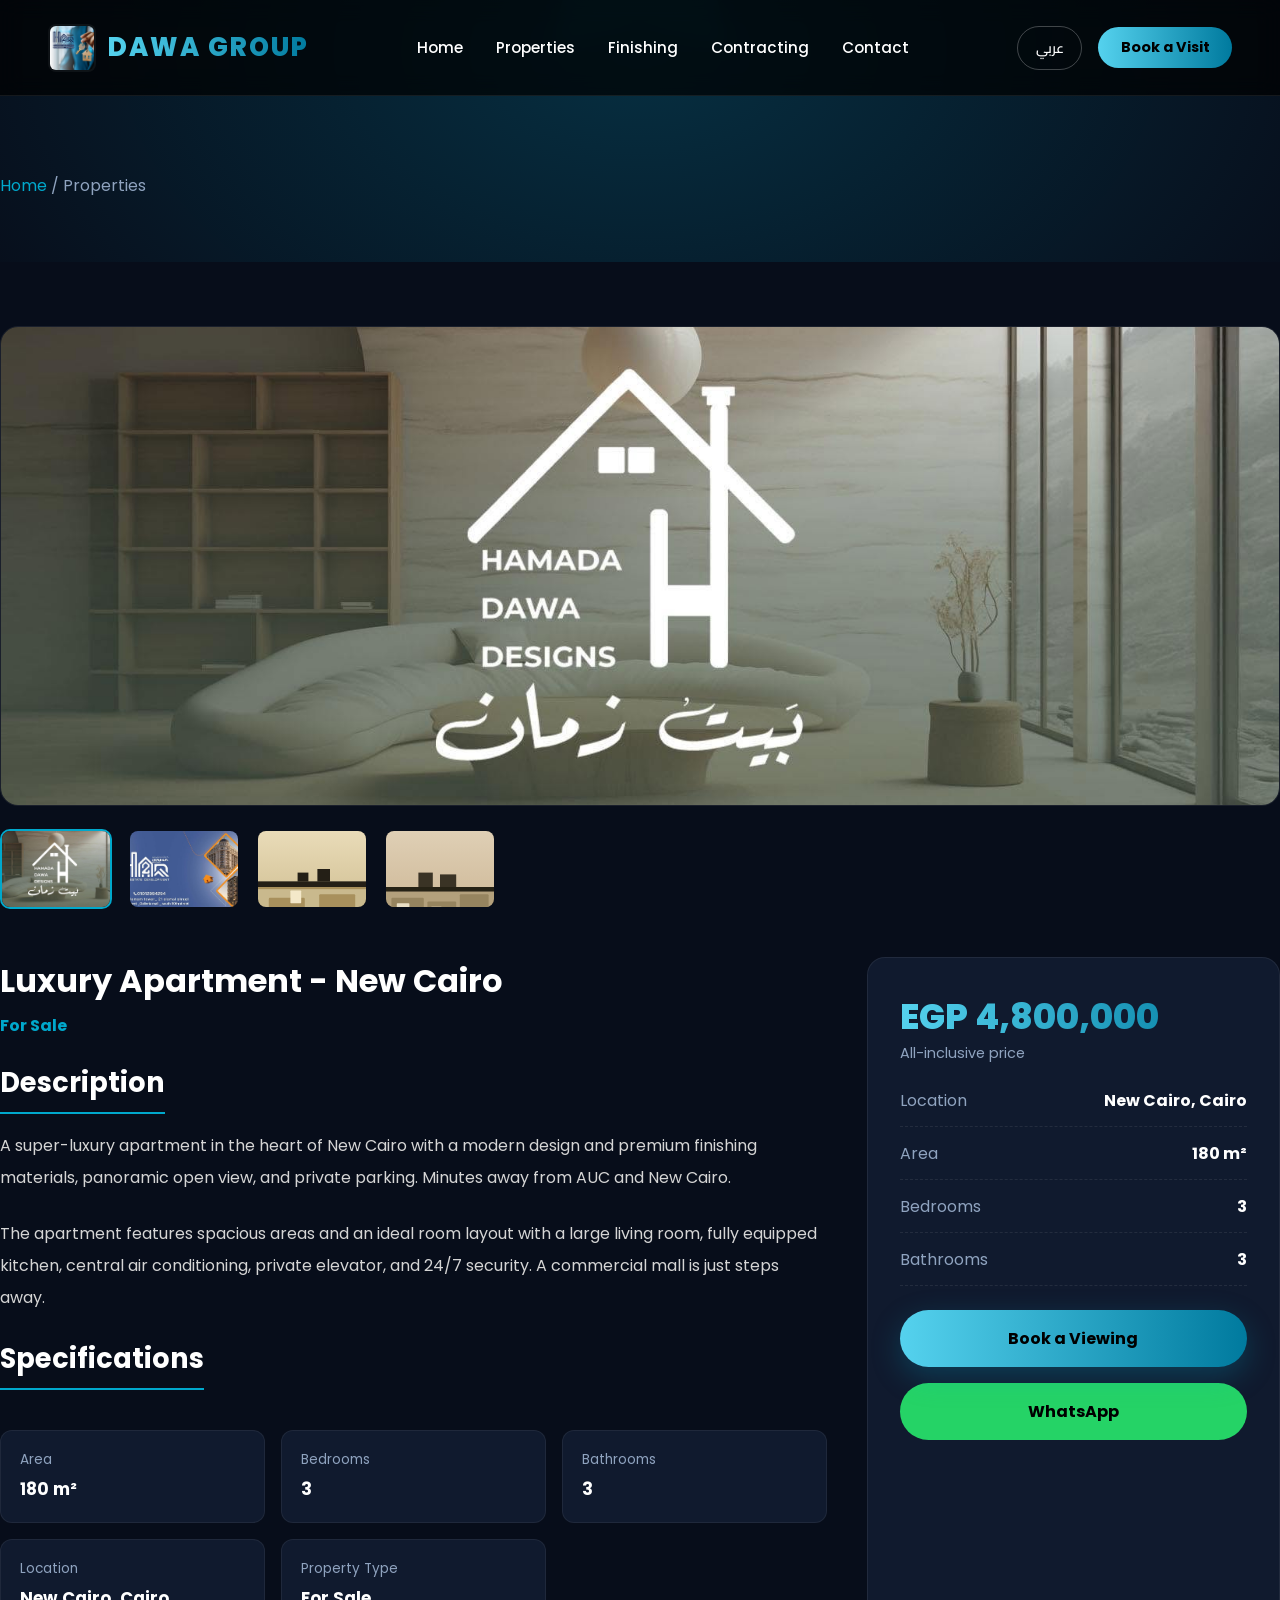
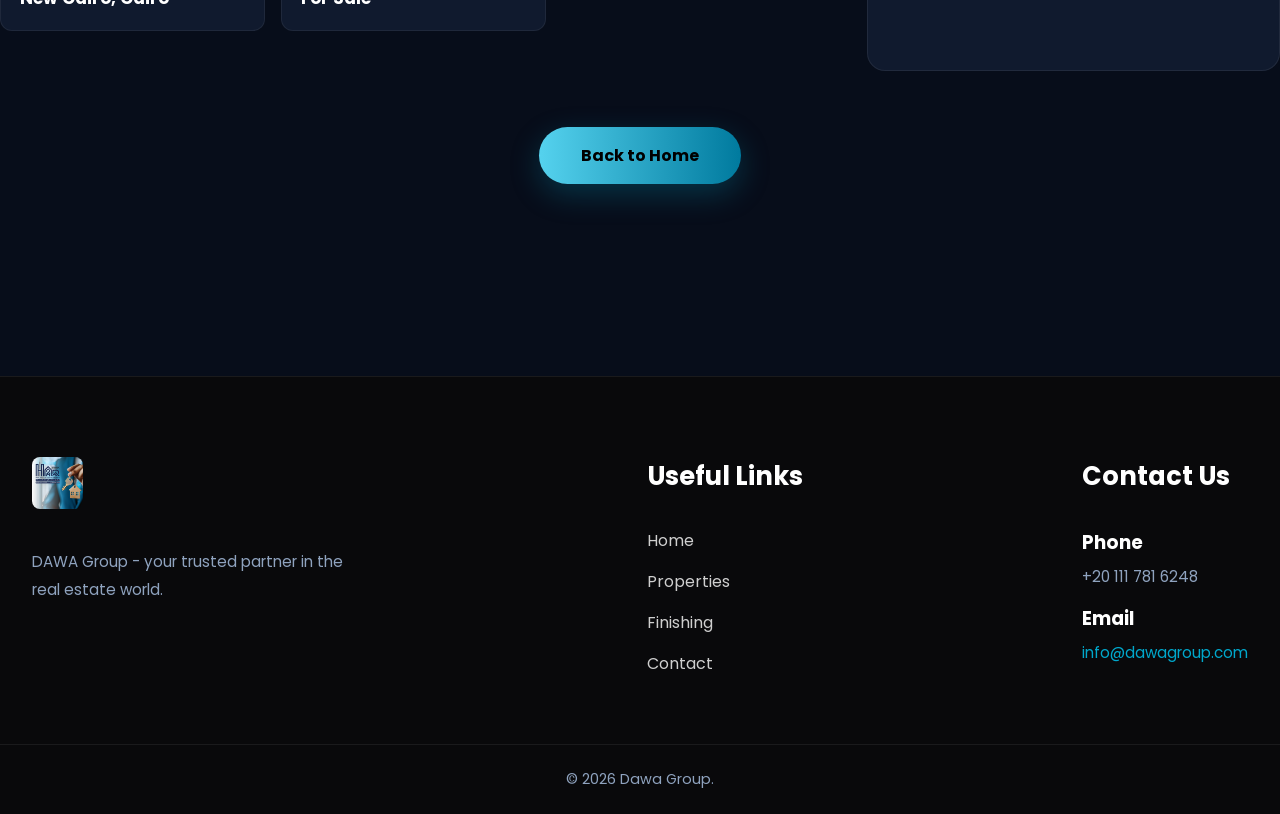
<file: property.html>
﻿<!DOCTYPE html>
<html lang="en" dir="ltr">
<head>
  <meta charset="UTF-8">
  <meta name="viewport" content="width=device-width, initial-scale=1.0">
  <title>Dawa Group | Property Details</title>
  <link rel="icon" type="image/svg+xml" href="assets/logo.svg">
  <link rel="stylesheet" href="css/style.css">
</head>
<body id="top">

  <nav id="mainNav">
    <div class="gx-logo">
      <img src="assets/who-are-we.png" alt="Dawa Group logo">
      <span class="logo-text">DAWA GROUP</span>
    </div>
    <div class="navbar-list" id="navList">
      <a href="index.html" data-ar="الرئيسية" data-en="Home">Home</a>
      <a href="index.html#properties" data-ar="عقارات" data-en="Properties">Properties</a>
      <a href="index.html#finishing" data-ar="تشطيبات" data-en="Finishing">Finishing</a>
      <a href="index.html#contracting" data-ar="مقاولات" data-en="Contracting">Contracting</a>
      <a href="index.html#contact" data-ar="تواصل" data-en="Contact">Contact</a>
    </div>
    <div class="nav-actions">
      <button class="lang-toggle" id="langToggle" onclick="toggleLang()">عربي</button>
      <a class="cta-nav" href="index.html#contact" data-ar="تواصل معنا" data-en="Book a Visit">Book a Visit</a>
    </div>
    <div class="burger-icon" id="burger">
      <div class="bar"></div>
      <div class="bar"></div>
      <div class="bar"></div>
    </div>
  </nav>

  <div class="page-hero">
    <div class="crumb"><a href="index.html" data-ar="الرئيسية" data-en="Home">Home</a> <span data-ar=" / عقارات" data-en=" / Properties"> / Properties</span></div>
  </div>

  <div class="container details-main" id="details"></div>

  <footer>
    <div class="container footer-content">
      <div class="gamax">
        <img src="assets/who-are-we.png" alt="Dawa Group">
        <p data-ar="ضوه جروب - شريكك الأمين في العالم العقاري." data-en="DAWA Group - your trusted partner in the real estate world.">DAWA Group - your trusted partner in the real estate world.</p>
      </div>
      <div class="usefull-links">
        <h2 data-ar="روابط مفيدة" data-en="Useful Links">Useful Links</h2>
        <div class="links">
          <a href="index.html" data-ar="الرئيسية" data-en="Home">Home</a>
          <a href="index.html#properties" data-ar="عقارات" data-en="Properties">Properties</a>
          <a href="index.html#finishing" data-ar="تشطيبات" data-en="Finishing">Finishing</a>
          <a href="index.html#contact" data-ar="تواصل" data-en="Contact">Contact</a>
        </div>
      </div>
      <div class="contact-us-footer">
        <h2 data-ar="تواصل معنا" data-en="Contact Us">Contact Us</h2>
        <div class="contact-info">
          <h3 data-ar="الهاتف" data-en="Phone">Phone</h3>
          <div>+20 111 781 6248</div>
          <h3 data-ar="الإيميل" data-en="Email">Email</h3>
          <div><a href="mailto:info@dawagroup.com" style="color:var(--gold)">info@dawagroup.com</a></div>
        </div>
      </div>
    </div>
    <div class="copyright">© <span id="year">2026</span> Dawa Group.</div>
  </footer>

  <div class="top-botton" id="topbtn">
    <span class="arrow-slide"></span>
    <span class="left-arm"></span>
    <span class="right-arm"></span>
  </div>

  <script src="js/data.js"></script>
  <script src="js/property.js"></script>
</body>
</html>
</file>
<file: css/style.css>
@import url('https://fonts.googleapis.com/css2?family=Poppins:wght@300;400;500;600;700;800&family=Cairo:wght@300;400;600;700;800&display=swap');

:root {
  --bg: #070D1A;
  --panel: #101A2E;
  --panel-2: #182642;
  --gold: #00A8CC;
  --gold-light: #55D2EE;
  --gold-deep: #007A9E;
  --text: #ffffff;
  --muted: #8FA3BF;
  --teal: #2EC4B6;
  --purple: #9B5DE5;
  --blue: #4CC9F0;
  --red: #F85B08;
}

* {
  -webkit-box-sizing: border-box;
  -moz-box-sizing: border-box;
  box-sizing: border-box;
  padding: 0;
  margin: 0;
  font-family: 'Poppins', 'Cairo', sans-serif;
  scroll-behavior: smooth;
}

[dir="rtl"] * {
  font-family: 'Cairo', 'Poppins', sans-serif;
}

body {
  background-color: var(--bg);
  display: flex;
  flex-direction: column;
  background-image: url("../assets/bg-dots.svg");
  background-repeat: no-repeat;
  background-position: bottom;
  color: var(--text);
  overflow-x: hidden;
}

.container {
  max-width: 80rem;
  margin: auto;
  padding: 0 2rem;
}

a {
  text-decoration: none;
}

button {
  cursor: pointer;
}

/* ===== SCROLL REVEAL ===== */
.hidden {
  opacity: 0;
  filter: blur(5px);
  transform: translateX(-100%);
  transition: all 1s;
}

.show {
  opacity: 1;
  filter: blur(0);
  transform: translateX(0);
}

[dir="rtl"] .hidden {
  transform: translateX(100%);
}

[dir="rtl"] .show {
  transform: translateX(0);
}

.hidden-right {
  opacity: 0;
  filter: blur(5px);
  transform: translateX(100%);
  transition: all 1s;
}

[dir="rtl"] .hidden-right {
  transform: translateX(-100%);
}

.hidden-right.show {
  opacity: 1;
  filter: blur(0);
  transform: translateX(0);
}

.hidden-zoom {
  opacity: 0;
  transform: scale(0.9);
  transition: all 0.9s;
}

.hidden-zoom.show {
  opacity: 1;
  transform: scale(1);
}

/* ===== NAVBAR ===== */
nav {
  background-color: #000000b3;
  backdrop-filter: blur(10px);
  -webkit-backdrop-filter: blur(10px);
  position: fixed;
  display: flex;
  height: 6rem;
  justify-content: space-between;
  align-items: center;
  padding: 0 3rem;
  z-index: 99999;
  width: 100%;
  border-bottom: 1px solid #ffffff14;
  transition: height 0.3s ease, background-color 0.3s ease;
}

nav.scrolled {
  height: 4.5rem;
  background-color: #000000f0;
}

.gx-logo {
  display: flex;
  align-items: center;
  gap: 0.75rem;
}

.gx-logo img {
  height: 3rem;
  width: auto;
  max-width: 3.4rem;
  object-fit: contain;
  border-radius: 8px;
  background: #ffffff0d;
  padding: 2px;
}

.gx-logo .logo-text {
  font-size: 1.6rem;
  font-weight: 800;
  letter-spacing: 2px;
  color: var(--gold);
  background: linear-gradient(90deg, var(--gold-light), var(--gold-deep));
  -webkit-background-clip: text;
  background-clip: text;
  -webkit-text-fill-color: transparent;
}

.navbar-list {
  display: flex;
  align-items: center;
  gap: 0.25rem;
}

.navbar-list a {
  color: white;
  text-decoration: none;
  padding: 0.6rem 0.9rem;
  font-weight: 500;
  font-size: 0.95rem;
  position: relative;
  transition: color 0.3s ease;
}

.navbar-list a::after {
  content: "";
  position: absolute;
  bottom: 0;
  left: 50%;
  transform: translateX(-50%);
  width: 0;
  height: 2px;
  background: var(--gold);
  transition: width 0.35s ease;
}

.navbar-list a:hover {
  color: var(--gold-light);
}

.navbar-list a:hover::after {
  width: 70%;
}

.nav-actions {
  display: flex;
  align-items: center;
  gap: 1rem;
}

.lang-toggle {
  background: transparent;
  border: 1px solid #ffffff40;
  color: white;
  font-weight: 600;
  padding: 0.5rem 1.1rem;
  border-radius: 2rem;
  font-size: 0.85rem;
  transition: all 0.3s ease;
}

.lang-toggle:hover {
  border-color: var(--gold);
  color: var(--gold-light);
}

.cta-nav {
  background: linear-gradient(90deg, var(--gold-light), var(--gold-deep));
  color: #000;
  font-weight: 700;
  padding: 0.6rem 1.4rem;
  border-radius: 2rem;
  font-size: 0.9rem;
  transition: transform 0.3s ease, box-shadow 0.3s ease;
}

.cta-nav:hover {
  transform: translateY(-2px);
  box-shadow: 0 8px 25px rgba(0, 168, 204, 0.35);
}

/* burger */
.burger-icon {
  display: none;
  cursor: pointer;
  z-index: 9999;
  position: relative;
}

.burger-icon .bar {
  width: 25px;
  height: 3px;
  background-color: white;
  margin: 4px 0;
  border-radius: 3px;
  transition: 0.4s;
}

.burger-icon.open .bar:nth-child(1) {
  transform: translateY(7px) rotate(45deg);
}

.burger-icon.open .bar:nth-child(2) {
  opacity: 0;
}

.burger-icon.open .bar:nth-child(3) {
  transform: translateY(-7px) rotate(-45deg);
}

/* ===== HERO ===== */
.hero {
  padding: 3rem 0 5rem;
  position: relative;
  background-image: url("../assets/hero-bg.svg");
  background-size: cover;
  background-repeat: no-repeat;
  background-position: center;
  width: 100%;
  display: flex;
  align-items: center;
  justify-content: center;
  overflow: hidden;
}

/* full-width auto-rotating banner (crossfades real-1 / real-2) */
.hero-banner {
  width: 100%;
  position: relative;
  margin-top: 6rem;
  height: min(78vh, 760px);
  overflow: hidden;
}

.hero-banner .b-slide {
  position: absolute;
  inset: 0;
  opacity: 0;
  animation: bannerFade 8s infinite;
}

.hero-banner .b-slide:nth-child(1) { animation-delay: 0s; }
.hero-banner .b-slide:nth-child(2) { animation-delay: 4s; }

.hero-banner .b-slide img {
  width: 100%;
  height: 100%;
  object-fit: cover;
  display: block;
}

@keyframes bannerFade {
  0%   { opacity: 0; }
  10%  { opacity: 1; }
  40%  { opacity: 1; }
  50%  { opacity: 0; }
  100% { opacity: 0; }
}

.hero-banner::after {
  content: "";
  position: absolute;
  inset: 0;
  background: linear-gradient(180deg, rgba(5,5,5,0) 55%, var(--bg) 100%);
  pointer-events: none;
  z-index: 2;
}

.hero::before {
  content: "";
  position: absolute;
  inset: 0;
  background: radial-gradient(ellipse at center, #00000000 30%, #050505 90%);
}

.hero::after {
  content: "";
  position: absolute;
  width: 60rem;
  height: 60rem;
  border-radius: 50%;
  background: radial-gradient(circle, rgba(0, 168, 204, 0.18), transparent 65%);
  animation: floatGlow 8s ease-in-out infinite;
}

@keyframes floatGlow {
  0%, 100% { transform: translate(0, 0) scale(1); }
  50% { transform: translate(6rem, -4rem) scale(1.12); }
}

.hero-content {
  display: flex;
  flex-direction: column;
  align-items: center;
  text-align: center;
  max-width: 70%;
  margin: auto;
  padding: 4rem 2rem;
  position: relative;
  z-index: 2;
}

.hero-badge {
  color: var(--gold-light);
  border: 1px solid var(--gold);
  border-radius: 2rem;
  padding: 0.5rem 1.5rem;
  font-size: 0.85rem;
  font-weight: 600;
  letter-spacing: 3px;
  margin-bottom: 2rem;
  animation: fadeDown 1s 0.2s backwards;
}

.hero-content h1 {
  font-size: clamp(2.6rem, 7vw, 5.5rem);
  font-weight: 800;
  line-height: 1.15;
  animation: fadeDown 1s 0.4s backwards;
}

.hero-content h1 .gold {
  background: linear-gradient(90deg, var(--gold-light), var(--gold-deep));
  -webkit-background-clip: text;
  background-clip: text;
  -webkit-text-fill-color: transparent;
}

.hero-content .text {
  color: var(--muted);
  font-size: 1.2rem;
  text-align: center;
  max-width: 52rem;
  margin-top: 1.5rem;
  animation: fadeDown 1s 0.6s backwards;
}

.hero-content .text2 {
  display: none;
  color: white;
  text-align: center;
}

.hero-cta {
  display: flex;
  gap: 1.5rem;
  margin-top: 3rem;
  animation: fadeDown 1s 0.8s backwards;
}

.hero-cta .btn-main,
.hero-cta .btn-ghost {
  padding: 1rem 2.4rem;
  border-radius: 3rem;
  font-weight: 700;
  font-size: 1rem;
  transition: all 0.35s ease;
}

.hero-cta .btn-main {
  background: linear-gradient(90deg, var(--gold-light), var(--gold-deep));
  color: #000;
  box-shadow: 0 10px 30px rgba(0, 168, 204, 0.3);
}

.hero-cta .btn-main:hover {
  transform: translateY(-4px) scale(1.03);
  box-shadow: 0 15px 40px rgba(0, 168, 204, 0.45);
}

.hero-cta .btn-ghost {
  border: 1px solid #ffffff60;
  color: white;
}

.hero-cta .btn-ghost:hover {
  border-color: var(--gold);
  color: var(--gold-light);
  transform: translateY(-4px);
}

@keyframes fadeDown {
  from { opacity: 0; transform: translateY(-30px); }
  to { opacity: 1; transform: translateY(0); }
}

.hero-scroll {
  position: absolute;
  bottom: 2.5rem;
  left: 50%;
  transform: translateX(-50%);
  z-index: 2;
  color: var(--muted);
  font-size: 0.8rem;
  letter-spacing: 2px;
  animation: bounce 2s infinite;
  display: flex;
  flex-direction: column;
  align-items: center;
  gap: 0.5rem;
}

@keyframes bounce {
  0%, 100% { transform: translateX(-50%) translateY(0); }
  50% { transform: translateX(-50%) translateY(10px); }
}

/* social rail */
.social {
  display: flex;
  flex-direction: column;
  justify-content: center;
  gap: 1.5rem;
  padding: 1rem;
  position: absolute;
  top: 50%;
  right: 1.5rem;
  transform: translateY(-50%);
  z-index: 3;
}

[dir="rtl"] .social {
  right: auto;
  left: 1.5rem;
}

.social a {
  display: flex;
  align-items: center;
  justify-content: center;
  width: 2.6rem;
  height: 2.6rem;
  border: 1px solid #ffffff30;
  border-radius: 50%;
  transition: all 0.3s ease;
}

.social a:hover {
  background: var(--gold);
  border-color: var(--gold);
  transform: scale(1.12);
}

.social a:hover img {
  filter: invert(0);
}

.social img {
  width: 1.1rem;
  filter: invert(1);
}

/* ===== CARDS SECTION ===== */
.card-container {
  display: flex;
  flex-wrap: wrap;
  justify-content: center;
  z-index: 1;
  margin-top: -5rem;
  position: relative;
}

.card-style {
  width: 10rem;
  height: 10rem;
  background-color: var(--panel);
  border-radius: 14px;
  display: flex;
  justify-content: center;
  align-items: center;
  margin-top: -6rem;
  border: 1px solid #ffffff12;
  box-shadow: 0 20px 50px rgba(0, 0, 0, 0.6);
  transition: all 0.4s ease;
}

.card-style img {
  width: 4rem;
  height: 4rem;
  filter: invert(0.85) sepia(1) saturate(4) hue-rotate(5deg);
}

.card-style .emoji {
  font-size: 4rem;
}

.card {
  display: flex;
  flex-direction: column;
  justify-content: flex-start;
  align-items: center;
  color: white;
  text-align: center;
  margin: 7rem 0.3rem;
  transition: transform 0.4s ease;
}

.card:hover .card-style {
  background-color: var(--gold);
  transform: translateY(-8px) rotate(2deg);
}

.card:hover .card-style img {
  filter: invert(1);
}

.card .title {
  padding: 2.2rem 0 1rem;
  font-size: 1.7rem;
  font-weight: 700;
}

.card .text {
  width: 17rem;
  text-align: center;
  color: var(--muted);
}

/* ===== SECTION SHELL ===== */
.section {
  padding: 9rem 0;
  position: relative;
}

.section-title {
  text-align: center;
  font-size: clamp(2.2rem, 5vw, 3.6rem);
  font-weight: 800;
  padding-bottom: 1rem;
}

.section-title span {
  background: linear-gradient(90deg, var(--gold-light), var(--gold-deep));
  -webkit-background-clip: text;
  background-clip: text;
  -webkit-text-fill-color: transparent;
}

.section-sub {
  text-align: center;
  color: var(--muted);
  font-size: 1.1rem;
  max-width: 46rem;
  margin: 0 auto 4rem;
}

/* ===== WHAT IS DAWA ===== */
.what-is-dawa {
  display: flex;
  flex-wrap: wrap;
  justify-content: center;
  align-items: center;
  padding: 9rem 0;
  background-image: url("../assets/dots-bg.svg");
  background-size: cover;
  background-repeat: no-repeat;
  color: white;
  gap: 3rem;
}

.what-is-dawa .logo-big {
  width: 19rem;
  height: 19rem;
  border-radius: 50%;
  background: radial-gradient(circle at 30% 30%, #1c2a4a, #0a1220);
  border: 2px solid var(--gold);
  display: flex;
  align-items: center;
  justify-content: center;
  font-size: 4rem;
  font-weight: 800;
  box-shadow: 0 0 60px rgba(0, 168, 204, 0.25);
  position: relative;
}

.what-is-dawa .logo-big::before {
  content: "";
  position: absolute;
  inset: -14px;
  border-radius: 50%;
  border: 1px dashed var(--gold);
  animation: spin 16s linear infinite;
}

@keyframes spin {
  to { transform: rotate(360deg); }
}

.what-is-dawa .logo-big img {
  width: 100%;
  height: 100%;
  border-radius: 50%;
  object-fit: cover;
  position: relative;
  z-index: 1;
}

.what-is-dawa .content {
  max-width: 52rem;
  padding: 0 2rem;
}

.what-is-dawa .content .title {
  font-size: clamp(2.4rem, 5vw, 4rem);
  font-weight: 800;
  padding-bottom: 2rem;
}

.what-is-dawa .content .title span {
  background: linear-gradient(90deg, var(--gold-light), var(--gold-deep));
  -webkit-background-clip: text;
  background-clip: text;
  -webkit-text-fill-color: transparent;
}

.what-is-dawa .content .text {
  font-size: 1.1rem;
  font-weight: 400;
  color: #d5d5d5;
  line-height: 1.9;
}

.what-is-dawa .features {
  display: grid;
  grid-template-columns: repeat(3, 1fr);
  gap: 1.2rem;
  margin-top: 2.5rem;
}

.what-is-dawa .feature {
  border: 1px solid #ffffff14;
  border-radius: 12px;
  padding: 1rem;
  text-align: center;
  font-weight: 600;
  font-size: 0.95rem;
  transition: all 0.3s ease;
}

.what-is-dawa .feature:hover {
  border-color: var(--gold);
  background: #ffffff08;
  transform: translateY(-4px);
}

.what-is-dawa .feature .n {
  color: var(--gold);
  font-weight: 800;
}

/* ===== STATS ===== */
.stats-band {
  background: linear-gradient(90deg, rgba(0, 168, 204, 0.12), rgba(0, 168, 204, 0.02));
  border-top: 1px solid #ffffff12;
  border-bottom: 1px solid #ffffff12;
  padding: 4rem 0;
}

.stats-grid {
  display: flex;
  flex-wrap: wrap;
  justify-content: space-around;
  gap: 2rem;
}

.stat {
  text-align: center;
}

.stat .num {
  font-size: clamp(2.4rem, 5vw, 3.6rem);
  font-weight: 800;
  background: linear-gradient(90deg, var(--gold-light), var(--gold-deep));
  -webkit-background-clip: text;
  background-clip: text;
  -webkit-text-fill-color: transparent;
}

.stat .label {
  color: var(--muted);
  font-size: 1rem;
  margin-top: 0.4rem;
}

/* ===== PROPERTIES (featured) ===== */
.featured {
  padding: 9rem 0;
}

.props-track {
  display: flex;
  gap: 2rem;
  margin-top: 2rem;
  transition: transform 0.45s ease;
  will-change: transform;
}

.props-track .property-card {
  flex: 0 0 auto;
  width: min(24rem, 82vw);
}

.property-card {
  background: var(--panel);
  border-radius: 16px;
  overflow: hidden;
  border: 1px solid #ffffff10;
  transition: all 0.4s ease;
  position: relative;
}

.property-card:hover {
  transform: translateY(-10px);
  box-shadow: 0 30px 60px rgba(0, 0, 0, 0.7);
  border-color: var(--gold);
}

.property-card .img-wrap {
  position: relative;
  height: 15rem;
  overflow: hidden;
}

.property-card .img-wrap img {
  width: 100%;
  height: 100%;
  object-fit: cover;
  transition: transform 0.7s ease;
}

.property-card:hover .img-wrap img {
  transform: scale(1.12);
}

.property-card .badge {
  position: absolute;
  top: 1rem;
  right: 1rem;
  background: var(--gold);
  color: #000;
  font-weight: 700;
  font-size: 0.8rem;
  padding: 0.35rem 0.9rem;
  border-radius: 2rem;
}

[dir="rtl"] .property-card .badge {
  right: auto;
  left: 1rem;
}

.property-card .price {
  position: absolute;
  bottom: 1rem;
  left: 1rem;
  background: #000000b3;
  backdrop-filter: blur(6px);
  padding: 0.5rem 1.2rem;
  border-radius: 2rem;
  font-weight: 700;
  font-size: 1.05rem;
  color: var(--gold-light);
}

.property-card .info {
  padding: 1.5rem;
}

.property-card .info h3 {
  font-size: 1.25rem;
  font-weight: 700;
  margin-bottom: 0.5rem;
}

.property-card .info .location {
  color: var(--muted);
  font-size: 0.9rem;
  margin-bottom: 1rem;
  display: flex;
  align-items: center;
  gap: 0.4rem;
}

.property-card .specs {
  display: flex;
  gap: 1.2rem;
  padding-bottom: 1.2rem;
  border-bottom: 1px solid #ffffff12;
  color: #cfcfcf;
  font-size: 0.9rem;
  flex-wrap: wrap;
}

.property-card .specs span {
  display: flex;
  align-items: center;
  gap: 0.35rem;
}

.property-card .card-link {
  display: inline-block;
  margin-top: 1.2rem;
  color: var(--gold);
  font-weight: 700;
  font-size: 0.95rem;
  transition: all 0.3s ease;
}

.property-card .card-link:hover {
  letter-spacing: 1px;
  color: var(--gold-light);
}

.section-btn-wrap {
  text-align: center;
  margin-top: 3.5rem;
}

.btn-gold {
  background: linear-gradient(90deg, var(--gold-light), var(--gold-deep));
  color: #000;
  font-weight: 700;
  padding: 1rem 2.6rem;
  border-radius: 3rem;
  font-size: 1rem;
  display: inline-block;
  transition: all 0.35s ease;
  box-shadow: 0 10px 30px rgba(0, 168, 204, 0.25);
}

.btn-gold:hover {
  transform: translateY(-4px);
  box-shadow: 0 15px 40px rgba(0, 168, 204, 0.4);
}

/* ===== SERVICE SECTIONS (like gamax explore) ===== */
.service-section {
  display: flex;
  flex-direction: column;
  justify-content: center;
  align-items: center;
  color: white;
  width: 100%;
  padding: 9rem 0 12rem;
  position: relative;
  overflow: hidden;
}

.service-section .content {
  text-align: center;
  max-width: 60rem;
  position: relative;
  z-index: 2;
  display: flex;
  flex-direction: column;
  align-items: center;
}

.service-section .content .tag {
  display: inline-block;
  padding: 0.4rem 1.4rem;
  border-radius: 2rem;
  font-size: 0.85rem;
  font-weight: 700;
  letter-spacing: 2px;
  margin-bottom: 1.5rem;
}

.service-section .content .title {
  font-size: clamp(2.2rem, 5vw, 3.4rem);
  padding: 0.5rem;
  font-weight: 800;
}

.service-section .content .description {
  font-size: clamp(1.05rem, 2.5vw, 1.5rem);
  font-weight: 400;
  color: #ececec;
  line-height: 1.9;
  margin-top: 1rem;
}

.service-section .content .btn {
  display: inline-block;
  margin-top: 4.5rem;
  margin-bottom: 2.5rem;
  padding: 1.15rem 3.2rem;
  border-radius: 3rem;
  color: #000;
  font-size: 1.25rem;
  font-weight: 700;
  letter-spacing: 0.5px;
  border: none;
  background: linear-gradient(90deg, var(--gold-light), var(--gold-deep));
  box-shadow: 0 10px 30px rgba(0, 168, 204, 0.25);
  transition: transform 0.35s ease, box-shadow 0.35s ease;
}

.service-section .content .btn:hover {
  transform: translateY(-5px) scale(1.04);
  box-shadow: 0 18px 45px rgba(0, 168, 204, 0.4);
}

/* real estate */
.service-realestate {
  background-image: url("../assets/section-realestate.svg");
  background-size: cover;
  background-position: center;
  background-repeat: no-repeat;
}

.service-realestate .tag { background: #ffffff22; color: var(--gold-light); }
.service-realestate .btn { background: linear-gradient(90deg, var(--gold-light), var(--gold-deep)); color: #000; }

/* finishing */
.service-finishing {
  background-image: url("../assets/section-finishing.svg");
  background-size: cover;
  background-position: center;
  background-repeat: no-repeat;
}

.service-finishing .tag { background: #ffffff22; color: #7ef0e4; }
.service-finishing .btn { background: linear-gradient(90deg, #7ef0e4, #2EC4B6); color: #000; }

/* contracting */
.service-contracting {
  background-image: url("../assets/section-contracting.svg");
  background-size: cover;
  background-position: center;
  background-repeat: no-repeat;
}

.service-contracting .tag { background: #ffffff22; color: #c99bff; }
.service-contracting .btn { background: linear-gradient(90deg, #b77bff, #9B5DE5); color: #fff; }

.service-section .service-items {
  display: flex;
  flex-wrap: wrap;
  justify-content: center;
  gap: 1.2rem;
  margin-top: 3rem;
}

.service-section .service-item {
  background: #00000066;
  backdrop-filter: blur(6px);
  border: 1px solid #ffffff22;
  border-radius: 12px;
  padding: 1rem 1.6rem;
  font-weight: 600;
  font-size: 1rem;
  transition: all 0.3s ease;
}

.service-section .service-item:hover {
  border-color: currentColor;
  transform: translateY(-4px);
}

/* ===== FINISHING PACKAGES ===== */
.package-grid {
  display: grid;
  grid-template-columns: repeat(auto-fit, minmax(20rem, 1fr));
  gap: 2rem;
  margin-top: 3rem;
}

.package {
  background: var(--panel);
  border: 1px solid #ffffff10;
  border-radius: 18px;
  padding: 2.2rem 2rem;
  text-align: center;
  transition: all 0.4s ease;
  position: relative;
}

.package:hover {
  transform: translateY(-10px);
  border-color: var(--gold);
  box-shadow: 0 25px 50px rgba(0, 0, 0, 0.6);
}

.package.featured-pack {
  border: 2px solid var(--gold);
  background: linear-gradient(180deg, #0a1830, var(--panel));
}

.package .pop {
  position: absolute;
  top: -14px;
  left: 50%;
  transform: translateX(-50%);
  background: var(--gold);
  color: #000;
  font-size: 0.8rem;
  font-weight: 800;
  padding: 0.35rem 1.2rem;
  border-radius: 2rem;
}

.package .p-icon {
  font-size: 2.6rem;
  margin-bottom: 1rem;
}

.package h3 {
  font-size: 1.5rem;
  font-weight: 700;
  margin-bottom: 0.6rem;
}

.package .p-price {
  font-size: 2.2rem;
  font-weight: 800;
  background: linear-gradient(90deg, var(--gold-light), var(--gold-deep));
  -webkit-background-clip: text;
  background-clip: text;
  -webkit-text-fill-color: transparent;
  margin-bottom: 1.5rem;
}

.package ul {
  list-style: none;
  text-align: right;
  display: flex;
  flex-direction: column;
  gap: 0.9rem;
}

[dir="ltr"] .package ul {
  text-align: left;
}

.package ul li {
  color: #d5d5d5;
  font-size: 0.98rem;
  display: flex;
  align-items: center;
  gap: 0.6rem;
}

.package ul li::before {
  content: "✓";
  color: var(--gold);
  font-weight: 800;
}

.package .btn-gold {
  margin-top: 2rem;
  font-size: 0.95rem;
  padding: 0.9rem 2rem;
}

/* ===== TEAM / CLIENTS ===== */
.team-members .title {
  color: white;
  font-size: clamp(2.2rem, 5vw, 3rem);
  font-weight: 800;
  text-align: center;
  margin-top: 3rem;
}

.team-members .title span {
  background: linear-gradient(90deg, var(--gold-light), var(--gold-deep));
  -webkit-background-clip: text;
  background-clip: text;
  -webkit-text-fill-color: transparent;
}

.cards-container {
  width: 100%;
  display: flex;
  flex-wrap: wrap;
  justify-content: center;
  align-items: center;
  gap: 2rem;
  margin-top: 2rem;
}

.team-members .card {
  margin: 3rem 0.5rem;
  padding: 9.5rem 8rem;
  height: 13.5rem;
  border-radius: 0.6rem;
  background-size: cover;
  background-position: center;
  background-repeat: no-repeat;
  position: relative;
}

.team-members .card::before {
  content: "NAME";
  width: 100%;
  height: 4.1rem;
  border-radius: 0.6rem;
  background-color: var(--panel);
  display: flex;
  flex-direction: column;
  justify-content: center;
  align-items: center;
  font-size: 1.1rem;
  font-weight: 700;
  color: white;
  position: absolute;
  bottom: -5rem;
  z-index: 99;
  white-space: pre;
  border: 1px solid #ffffff12;
}

/* ===== TESTIMONIALS ===== */
.testimonials {
  padding: 9rem 0;
}

.testi-grid {
  display: grid;
  grid-template-columns: repeat(auto-fit, minmax(20rem, 1fr));
  gap: 2rem;
}

.testi {
  background: var(--panel);
  border: 1px solid #ffffff10;
  border-radius: 18px;
  padding: 2rem;
  position: relative;
  transition: all 0.4s ease;
}

.testi:hover {
  transform: translateY(-8px);
  border-color: var(--gold);
}

.testi .stars {
  color: var(--gold);
  font-size: 1.2rem;
  letter-spacing: 3px;
  margin-bottom: 1rem;
}

.testi .quote {
  color: #d5d5d5;
  line-height: 1.9;
  font-size: 1rem;
  margin-bottom: 1.5rem;
}

.testi .who {
  display: flex;
  align-items: center;
  gap: 0.9rem;
}

.testi .avatar {
  width: 3rem;
  height: 3rem;
  border-radius: 50%;
  background: linear-gradient(135deg, var(--gold-light), var(--gold-deep));
  display: flex;
  align-items: center;
  justify-content: center;
  font-weight: 800;
  color: #000;
}

.testi .who .nm {
  font-weight: 700;
}

.testi .who .rl {
  color: var(--muted);
  font-size: 0.85rem;
}

/* ===== GALLERY SLIDER ===== */
.slider {
  width: 100%;
  overflow: hidden;
  color: white;
  margin-top: 3rem;
}

.slider-header {
  display: flex;
  justify-content: space-between;
  align-items: center;
  flex-wrap: wrap;
  gap: 1.5rem;
  margin-bottom: 4rem;
}

.slider-header .title {
  font-size: clamp(2.2rem, 5vw, 3rem);
  font-weight: 800;
}

.slider-header .gallery-list {
  display: flex;
  flex-wrap: wrap;
  gap: 0.5rem;
}

.slider-header button {
  color: white;
  border: 1px solid transparent;
  background-color: transparent;
  font-size: 1.05rem;
  font-weight: 600;
  padding: 0.6rem 1.4rem;
  border-radius: 2rem;
  transition: all 0.3s ease;
}

.slider-header button#active {
  color: var(--gold-light);
  border-color: var(--gold);
}

.slider-header button:hover {
  color: var(--gold-light);
}

.slider-wrapper {
  display: flex;
  transition: transform 0.3s ease-in-out;
}

.slider-item {
  flex: 0 0 35%;
  margin-left: 16px;
  width: 392px;
  min-height: 420px;
  height: auto;
  border-radius: 14px;
}

.slider-controls {
  margin: auto;
}

.slider-controls .btns {
  display: flex;
  justify-content: center;
}

.slider-controls button {
  display: flex;
  width: 70px;
  height: 70px;
  background: transparent;
  color: #fff;
  border-radius: 100%;
  border: 2px white solid;
  padding: 10px 20px;
  margin: 3rem 10px 0;
  cursor: pointer;
  align-items: center;
  justify-content: center;
  font-size: 1.4rem;
  transition: all 0.3s ease;
}

.slider-controls button:hover {
  border-color: var(--gold);
  color: var(--gold-light);
  transform: scale(1.08);
}

.overlay {
  display: none;
  position: fixed;
  z-index: 9999;
  top: 0;
  left: 0;
  width: 100%;
  height: 100%;
  background: rgba(0, 0, 0, 0.85);
  justify-content: center;
  align-items: center;
}

.overlay img {
  max-width: 85%;
  max-height: 85%;
  border-radius: 10px;
  box-shadow: 0 30px 80px rgba(0, 0, 0, 0.8);
}

.overlay .close-x {
  position: absolute;
  top: 2rem;
  right: 3rem;
  color: white;
  font-size: 2.5rem;
  cursor: pointer;
  transition: transform 0.3s ease;
}

.overlay .close-x:hover {
  transform: rotate(90deg) scale(1.2);
}

/* ===== CONTACT ===== */
.contact-us {
  color: white;
  width: calc(100% - 1rem);
  max-width: 44rem;
  padding: 9rem 0;
}

.contact-us h1 {
  margin-bottom: 1rem;
  font-size: clamp(2.2rem, 5vw, 3rem);
  font-weight: 800;
  text-align: center;
}

.contact-us .c-sub {
  text-align: center;
  color: var(--muted);
  margin-bottom: 3rem;
}

input,
textarea {
  display: block;
  width: 100%;
  padding: 1.4rem;
  margin-bottom: 1rem;
  font-weight: 500;
  font-size: 1rem;
  border: 1px solid #ffffff14;
  border-radius: 14px;
  color: white;
  background-color: var(--panel-2);
  outline: none;
  transition: border-color 0.3s ease;
}

input:focus,
textarea:focus {
  border-color: var(--gold);
}

input::placeholder,
textarea::placeholder {
  color: #6b6b6b;
}

textarea {
  height: 11rem;
  resize: vertical;
}

form button {
  background: linear-gradient(90deg, var(--gold-light), var(--gold-deep));
  color: #000;
  width: 100%;
  height: 5rem;
  font-size: 1.3rem;
  font-weight: 800;
  border: none;
  border-radius: 14px;
  cursor: pointer;
  transition: all 0.3s ease;
}

form button:hover {
  transform: translateY(-3px);
  box-shadow: 0 15px 40px rgba(0, 168, 204, 0.35);
}

.contact-info-row {
  display: flex;
  flex-wrap: wrap;
  justify-content: center;
  gap: 1.5rem;
  margin-top: 3rem;
}

.contact-chip {
  display: flex;
  align-items: center;
  gap: 0.8rem;
  background: var(--panel);
  border: 1px solid #ffffff12;
  border-radius: 3rem;
  padding: 1rem 1.8rem;
  transition: all 0.3s ease;
}

.contact-chip:hover {
  border-color: var(--gold);
  transform: translateY(-4px);
}

.contact-chip .ic {
  color: var(--gold);
  font-size: 1.4rem;
}

.contact-chip .tx {
  color: #d5d5d5;
  font-size: 0.95rem;
}

/* ===== FOOTER ===== */
footer {
  margin-top: 8rem;
  color: white;
  background-color: #09090B;
  border-top: 1px solid #ffffff12;
}

.footer-content {
  display: flex;
  flex-direction: row;
  flex-wrap: wrap;
  justify-content: space-between;
  gap: 2rem;
  padding-top: 5rem;
  padding-bottom: 4rem;
}

.footer-content .gamax,
.usefull-links,
.contact-us-footer {
  max-width: 21rem;
}

.footer-content h2 {
  font-size: 1.6rem;
  margin-bottom: 2rem;
  font-weight: 700;
}

.footer-content .gamax img {
  height: 3.2rem;
  max-width: 4rem;
  object-fit: contain;
  margin-bottom: 2rem;
  border-radius: 8px;
}

.footer-content .gamax p {
  color: var(--muted);
  line-height: 1.9;
  font-size: 0.95rem;
}

.footer-content .usefull-links .links {
  display: flex;
  flex-direction: column;
  gap: 1rem;
}

.footer-content .usefull-links a {
  color: #cfcfcf;
  transition: color 0.3s ease;
}

.footer-content .usefull-links a:hover {
  color: var(--gold);
}

.footer-content .contact-us-footer .contact-info div {
  padding-bottom: 1rem;
  color: var(--muted);
  font-size: 0.95rem;
}

.footer-content .contact-us-footer h3 {
  padding-bottom: 0.5rem;
  color: white;
}

.copyright {
  border-top: 1px solid #ffffff12;
  padding: 1.5rem 0;
  text-align: center;
  color: var(--muted);
  font-size: 0.9rem;
}

/* ===== ARROW UP ===== */
.top-botton {
  position: fixed;
  z-index: 999;
  bottom: 2rem;
  right: 2rem;
  display: none;
}

[dir="rtl"] .top-botton {
  right: auto;
  left: 2rem;
}

.arrow-up {
  height: 46px;
  width: 46px;
  display: flex;
  border: 1px solid white;
  position: relative;
  cursor: pointer;
  transition: all 0.5s cubic-bezier(0.25, 1.7, 0.35, 1.5);
  overflow: hidden;
  background: #000000aa;
}

.arrow-slide {
  left: 0;
  top: -100%;
  width: 100%;
  height: 100%;
  background: var(--gold);
  position: absolute;
  display: block;
  z-index: 0;
}

.left-arm {
  position: absolute;
  z-index: 1;
  top: 21px;
  left: 5px;
  width: 20px;
  display: block;
  transform: rotate(-45deg);
}

.left-arm:after {
  content: "";
  background-color: white;
  width: 20px;
  height: 2px;
  display: block;
  border-radius: 1px;
  transition: all 0.5s cubic-bezier(0.25, 1.7, 0.35, 1.5);
  transform-origin: right center;
}

.right-arm {
  position: absolute;
  z-index: 1;
  top: 21px;
  left: 21px;
  width: 20px;
  display: block;
  transform: rotate(45deg);
}

.right-arm:after {
  content: "";
  background-color: white;
  width: 20px;
  height: 2px;
  display: block;
  border-radius: 1px;
  transition: all 0.5s cubic-bezier(0.25, 1.7, 0.35, 1.5);
  transform-origin: left center;
}

.arrow-up:hover .left-arm:after {
  transform: rotate(-10deg);
}

.arrow-up:hover .right-arm:after {
  transform: rotate(10deg);
}

.arrow-up:hover .arrow-slide {
  transition: all 0.4s ease-in-out;
  transform: translateY(200%);
}

/* ===== SCROLLBAR ===== */
::-webkit-scrollbar {
  width: 10px;
}

::-webkit-scrollbar-thumb {
  background: #1d1d1d;
  border-radius: 5px;
}

::-webkit-scrollbar-thumb:hover {
  background: var(--gold-deep);
}

::-webkit-scrollbar-track {
  background: #000;
}

/* ===== FINISHING WORK SLIDER (horizontal row + arrows) ===== */
.work-slider {
  display: flex;
  align-items: center;
  gap: 1.1rem;
  margin-top: 2.5rem;
}

.work-slider .work-viewport {
  flex: 1;
  overflow: hidden;
  min-width: 0;
}

.work-track {
  display: flex;
  gap: 1.4rem;
  transition: transform 0.45s ease;
  will-change: transform;
}

.work-slider .w-item {
  position: relative;
  flex: 0 0 auto;
  width: min(20rem, 68vw);
  aspect-ratio: 1/1;
  border-radius: 16px;
  overflow: hidden;
  cursor: pointer;
  border: 1px solid #ffffff12;
  transition: border-color 0.4s ease;
}

[dir="rtl"] .work-slider .w-item {
  width: 21rem;
}

.work-slider .w-item img {
  width: 100%;
  height: 100%;
  object-fit: cover;
  transition: transform 0.7s ease;
}

.work-slider .w-item:hover {
  border-color: var(--gold);
  box-shadow: 0 25px 50px rgba(0, 0, 0, 0.6);
}

.work-slider .w-item:hover img {
  transform: scale(1.1);
}

.work-slider .w-item::after {
  content: "＋";
  position: absolute;
  inset: 0;
  display: flex;
  align-items: center;
  justify-content: center;
  font-size: 2.4rem;
  color: #fff;
  background: rgba(0, 0, 0, 0.45);
  opacity: 0;
  transition: opacity 0.4s ease;
}

.work-slider .w-item:hover::after {
  opacity: 1;
}

.work-nav {
  width: 52px;
  height: 52px;
  border-radius: 50%;
  border: 2px solid #ffffff70;
  background: transparent;
  color: #fff;
  font-size: 1.3rem;
  cursor: pointer;
  flex-shrink: 0;
  display: flex;
  align-items: center;
  justify-content: center;
  transition: all 0.3s ease;
}

.work-nav:hover {
  border-color: var(--gold);
  color: var(--gold-light);
  background: #ffffff0d;
  transform: scale(1.08);
}

.work-nav:disabled {
  opacity: 0.35;
  cursor: default;
  transform: none;
}

/* ===== PROPERTY DETAILS PAGE ===== */
.page-hero {
  padding: 10rem 0 4rem;
  background-image: url("../assets/hero-bg.svg");
  background-size: cover;
  background-position: center;
  position: relative;
}

.page-hero h1 {
  font-size: clamp(2.2rem, 5vw, 3.4rem);
  font-weight: 800;
}

.page-hero .crumb {
  color: var(--muted);
  margin-top: 0.8rem;
}

.page-hero .crumb a {
  color: var(--gold);
}

.details-main {
  padding: 4rem 0;
}

.details-gallery {
  position: relative;
}

.details-gallery .main-img {
  width: 100%;
  height: 30rem;
  object-fit: cover;
  border-radius: 18px;
  border: 1px solid #ffffff14;
}

.details-gallery .thumbs {
  display: flex;
  gap: 1rem;
  margin-top: 1rem;
}

.details-gallery .thumbs img {
  width: 7rem;
  height: 5rem;
  object-fit: cover;
  border-radius: 10px;
  border: 2px solid transparent;
  cursor: pointer;
  transition: all 0.3s ease;
}

.details-gallery .thumbs img.active {
  border-color: var(--gold);
}

.details-body {
  margin-top: 3rem;
  display: grid;
  grid-template-columns: 2fr 1fr;
  gap: 2.5rem;
}

@media (max-width: 900px) {
  .details-body { grid-template-columns: 1fr; }
}

.details-body h2 {
  font-size: 1.7rem;
  font-weight: 700;
  margin-bottom: 1rem;
  padding-bottom: 0.5rem;
  border-bottom: 2px solid var(--gold);
  display: inline-block;
}

.details-body p {
  color: #d5d5d5;
  line-height: 2;
  margin-bottom: 1.5rem;
}

.specs-table {
  display: grid;
  grid-template-columns: repeat(auto-fit, minmax(15rem, 1fr));
  gap: 1rem;
  margin: 1.5rem 0 2.5rem;
}

.spec-box {
  background: var(--panel);
  border: 1px solid #ffffff10;
  border-radius: 12px;
  padding: 1.2rem;
}

.spec-box .k {
  color: var(--muted);
  font-size: 0.85rem;
  margin-bottom: 0.4rem;
}

.spec-box .v {
  font-weight: 700;
  font-size: 1.05rem;
}

.side-card {
  background: var(--panel);
  border: 1px solid #ffffff12;
  border-radius: 18px;
  padding: 2rem;
  position: sticky;
  top: 7rem;
}

.side-card .price {
  font-size: 2.2rem;
  font-weight: 800;
  background: linear-gradient(90deg, var(--gold-light), var(--gold-deep));
  -webkit-background-clip: text;
  background-clip: text;
  -webkit-text-fill-color: transparent;
}

.side-card .per {
  color: var(--muted);
  font-size: 0.9rem;
}

.side-card .meta {
  margin: 1.5rem 0;
  display: flex;
  flex-direction: column;
  gap: 0.9rem;
}

.side-card .meta div {
  display: flex;
  justify-content: space-between;
  border-bottom: 1px dashed #ffffff14;
  padding-bottom: 0.8rem;
  color: var(--muted);
}

.side-card .meta div b {
  color: white;
}

.side-card .btn-gold {
  width: 100%;
  text-align: center;
}

.side-card .whatsapp {
  display: block;
  margin-top: 1rem;
  width: 100%;
  text-align: center;
  background: #25D366;
  color: #000;
  font-weight: 700;
  padding: 1rem;
  border-radius: 3rem;
  transition: all 0.3s ease;
}

.side-card .whatsapp:hover {
  transform: translateY(-3px);
  box-shadow: 0 10px 30px rgba(37, 211, 102, 0.4);
}

/* language helper */
[data-lang] { transition: opacity 0.3s ease; }

/* ===== MEDIA QUERIES ===== */
@media (max-width: 768px) {
  :root {
    font-size: 14px;
  }

  nav {
    padding: 0 1.5rem;
  }

  .navbar-list {
    display: none;
  }

  .navbar-list.active {
    position: fixed;
    top: 0;
    right: 0;
    width: 100%;
    height: 100vh;
    background-color: #000000f5;
    z-index: 9990;
    display: flex;
    flex-direction: column;
    align-items: center;
    justify-content: center;
    gap: 1rem;
  }

  .navbar-list.active a {
    font-size: 1.3rem;
    padding: 0.8rem;
  }

  .burger-icon {
    display: block;
    order: 3;
  }

  .cta-nav {
    display: none;
  }

  .hero-content {
    max-width: 100%;
  }

  .hero-content .text {
    display: none;
  }

  .hero-content .text2 {
    display: block;
    color: var(--muted);
    margin-top: 1rem;
  }

  .hero-cta {
    flex-direction: column;
  }

  .social {
    display: none;
  }

  .card-container {
    margin-top: 0;
  }

  .card {
    margin: 4rem 0.3rem;
  }

  .what-is-dawa .features {
    grid-template-columns: 1fr;
  }

  .section-title,
  .what-is-dawa .content .title,
  .team-members .title,
  .slider-header .title {
    font-size: 2rem;
  }

  .what-is-dawa .content .text,
  .service-section .content .description {
    font-size: 1rem;
  }

  .service-section .content .btn {
    font-size: 1.1rem;
    padding: 1rem 2.4rem;
  }

  .slider-item {
    flex: 0 0 85%;
    width: 100%;
    min-height: 320px;
  }

  .props-track .property-card {
    width: 78vw;
  }

  .package-grid {
    grid-template-columns: 1fr;
  }

  .footer-content {
    flex-direction: column;
  }

  .top-botton {
    bottom: 1.2rem;
    right: 1.2rem;
  }

  .hero-scroll {
    display: none;
  }
}

/* ===== MOBILE POLISH (applied after the 768 block) ===== */
@media (max-width: 768px) {
  .container { padding: 0 1.5rem; }

  nav { padding: 0 1.25rem; height: 5rem; }
  nav.scrolled { height: 4.2rem; }
  .gx-logo img { height: 2.5rem; max-width: 2.8rem; }

  .hero-banner { height: 60vh; margin-top: 5.5rem; }

  .hero { padding: 4rem 0 2rem; }
  .hero-content { padding: 0.5rem 1.25rem 2rem; }
  .hero-badge { letter-spacing: 2px; font-size: 0.75rem; }
  .hero-content h1 { font-size: 2.3rem; }
  .hero-cta { width: 100%; gap: 1rem; }
  .hero-cta .btn-main,
  .hero-cta .btn-ghost { flex: 1; text-align: center; padding: 0.95rem 1.4rem; font-size: 0.95rem; }

  .card-container { margin-top: 0; gap: 2rem; }
  .card { margin: 2.5rem 0 0.5rem; }
  .card .text { width: min(17rem, 84vw); }

  .what-is-dawa { flex-direction: column; gap: 2.5rem; padding: 5rem 0 6rem; }
  .what-is-dawa .logo-big { width: 12rem; height: 12rem; }
  .what-is-dawa .content { padding: 0 1.5rem; }

  .stats-band { padding: 2.5rem 0; }
  .stats-grid { display: grid; grid-template-columns: repeat(2, 1fr); row-gap: 1.75rem; }

  .featured, .testimonials { padding: 4rem 0; }
  .section-sub { margin-bottom: 2.5rem; }

  .service-section { padding: 5rem 0 6rem; }

  .slider-header { justify-content: center; text-align: center; margin-bottom: 2.5rem; }
  .slider-header .gallery-list { justify-content: center; }
  .slider-controls button { width: 56px; height: 56px; margin-top: 2rem; }
  .slider-item { flex: 0 0 82%; width: auto; min-height: 300px; margin-left: 12px; }

  .work-slider { gap: 0.6rem; }
  .work-nav { width: 44px; height: 44px; font-size: 1.2rem; }

  .contact-us { width: 100%; padding: 4rem 0; }
  .contact-info-row { flex-direction: column; width: 100%; gap: 1rem; }
  .contact-chip { justify-content: center; width: 100%; }

  footer { margin-top: 4rem; }
}

/* ===== PHONE (narrow) ===== */
@media (max-width: 520px) {
  .hero-banner { height: 55vh; }
  .hero-content h1 { font-size: 2rem; }
  .hero-content .text2 { font-size: 0.95rem; }

  .hero-cta .btn-main,
  .hero-cta .btn-ghost { width: 100%; }

  .what-is-dawa .features { grid-template-columns: repeat(2, 1fr); }
  .what-is-dawa .feature { font-size: 0.82rem; padding: 0.8rem; }
  .what-is-dawa .content .title { font-size: 2rem; }

  .section-title { font-size: 1.8rem; }
  .stats-grid { grid-template-columns: repeat(2, 1fr); }
  .stat .num { font-size: 2.2rem; }

  .props-track .property-card { width: 88vw; }
  .work-slider .w-item { width: 82vw; }

  .gallery-list button { padding: 0.5rem 1rem; font-size: 0.9rem; }
  .slider-controls button { width: 50px; height: 50px; font-size: 1.2rem; margin: 1.5rem 6px 0; }
  .slider-item { flex: 0 0 86%; min-height: 260px; }

  form button { height: 4.4rem; font-size: 1.1rem; }

  .navbar-list.active a { font-size: 1.15rem; }

  .page-hero { padding: 7rem 0 3rem; }
  .details-main { padding: 2.5rem 0; }
  .details-gallery .main-img { height: 20rem; }
  .details-gallery .thumbs img { width: 5.5rem; height: 4rem; }
  .side-card { position: static; padding: 1.5rem; }
  .specs-table { grid-template-columns: 1fr; }
}
</file>
